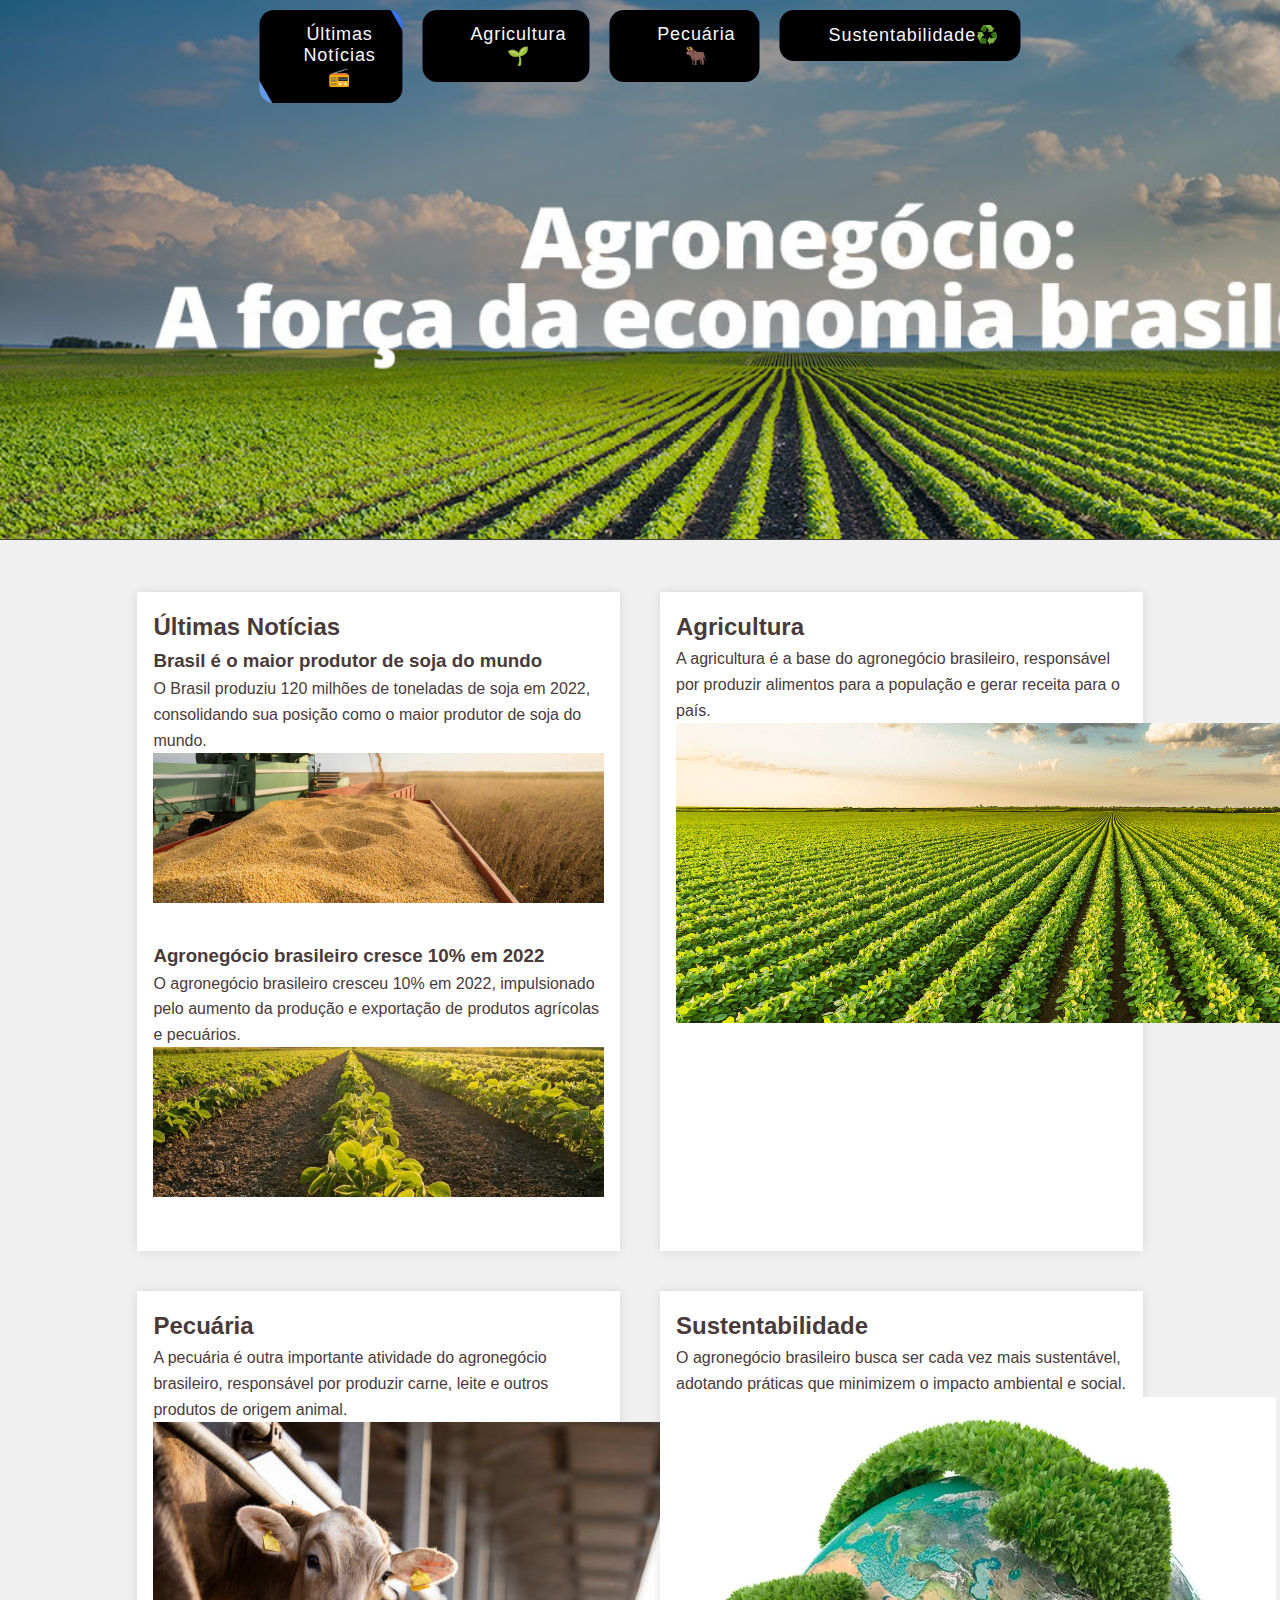
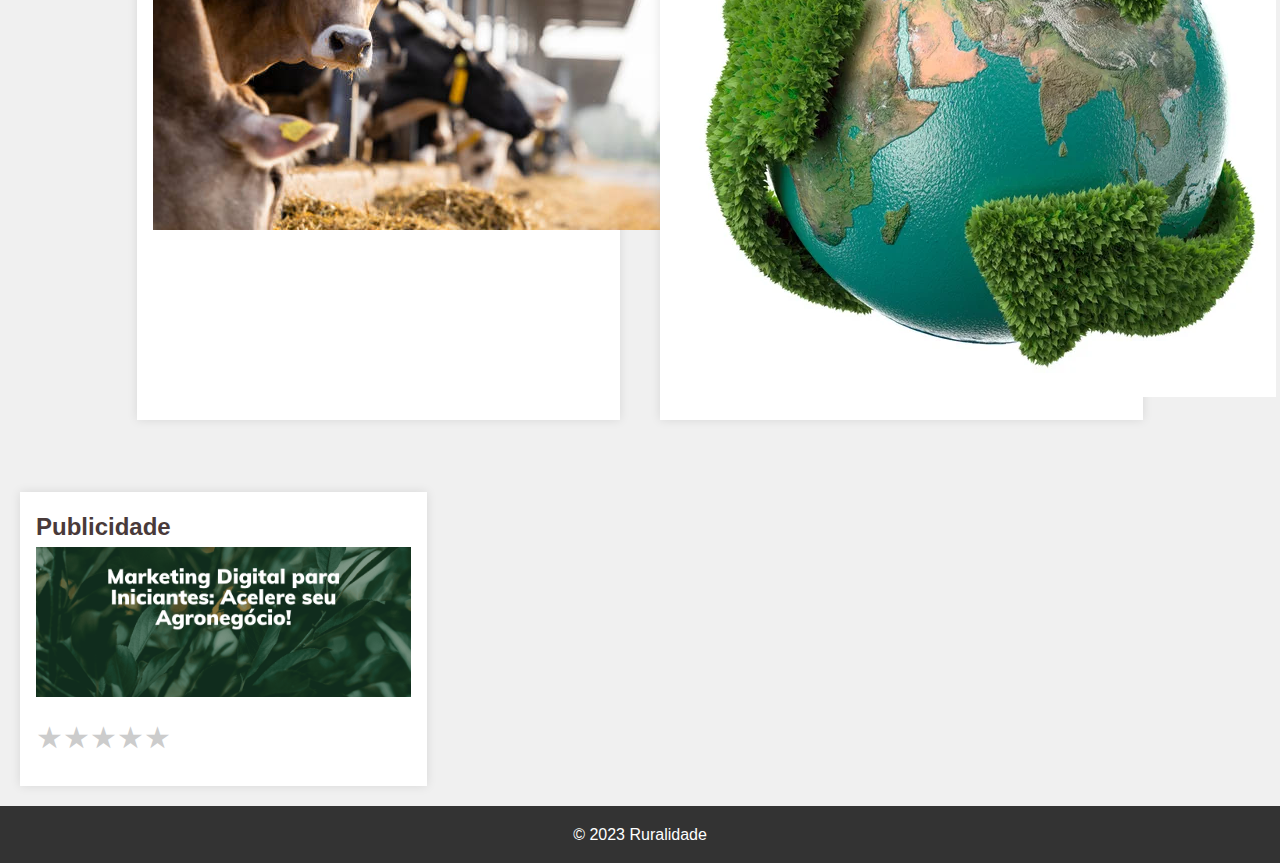
<file: agrinho/index.html>
<!DOCTYPE html>
<html lang="pt-BR">
<head>
  <meta charset="UTF-8">
  <meta name="viewport" content="width=device-width, initial-scale=1.0">
  <title>Ruralidade - O Blog do Agronegócio</title>
  <link rel="stylesheet" href="estilo.css">
</head>
<body>
  <header>
</div>
    <nav>
      <ul style="position: absolute; top: 0; left: 50%; transform: translateX(-50%);">
        <a href="ultimas-noticias.html" target="_blank">
        <button class="cssbuttons-io" style="display: flex; justify-content: center; align-items: center;">
            <svg viewBox="0 0 24 24" xmlns="http://www.w3.org/2000/svg">
              <path d="M0 0h24v24H0z" fill="none"></path>
            </svg>
            <span>Últimas Notícias📻</span>
          </button>
        </a>
        <a href="agricultura.html" target="_blank">
            <button class="cssbuttons-io" style="display: flex; justify-content: center; align-items: center;">
             <svg viewBox="0 0 24 24" xmlns="http://www.w3.org/2000/svg">
              <path d="M0 0h24v24H0z" fill="none"></path>
            </svg>
            <span>Agricultura🌱</span>
            </button>
        </a>
            <a href="pecuaria.html" target="_blank">
            <button class="cssbuttons-io" style="display: flex; justify-content: center; align-items: center;">
             <svg viewBox="0 0 24 24" xmlns="http://www.w3.org/2000/svg">
               <path d="M0 0h24v24H0z" fill="none"></path>
            </svg>
            <span>Pecuária🐂</span>
            </button>
        </a>
        <a href="sustentabilidade.html" target="_blank">
            <button class="cssbuttons-io" style="display: flex; justify-content: center; align-items: center;">
                <svg viewBox="0 0 24 24" xmlns="http://www.w3.org/2000/svg">
                 <path d="M0 0h24v24H0z" fill="none"></path>
            </svg>
            <span>Sustentabilidade♻️</span>
            </button>
        </a>
      </ul>
    </nav>
  </header>
  <main>
    <section id="ultimas-noticias">
      <h2>Últimas Notícias</h2>
      <article>
        <h3>Brasil é o maior produtor de soja do mundo</h3>
        <p>O Brasil produziu 120 milhões de toneladas de soja em 2022, consolidando sua posição como o maior produtor de soja do mundo.</p>
        <img src="soja.jpg" alt="Imagem de soja">
      </article>
      <article>
        <h3>Agronegócio brasileiro cresce 10% em 2022</h3>
        <p>O agronegócio brasileiro cresceu 10% em 2022, impulsionado pelo aumento da produção e exportação de produtos agrícolas e pecuários.</p>
        <img src="AGronegocio.jpeg" alt="Imagem do agronegócio">
      </article>
    </section>
    <section id="agricultura">
      <h2>Agricultura</h2>
      <p>A agricultura é a base do agronegócio brasileiro, responsável por produzir alimentos para a população e gerar receita para o país.</p>
      <img src="Agricultura.png" alt="Imagem da agricultura">
    </section>
    <section id="pecuaria">
      <h2>Pecuária</h2>
      <p>A pecuária é outra importante atividade do agronegócio brasileiro, responsável por produzir carne, leite e outros produtos de origem animal.</p>
      <img src="pecuaria2.jpg" alt="Imagem da pecuária">
    </section>
    <section id="sustentabilidade">
      <h2>Sustentabilidade</h2>
      <p>O agronegócio brasileiro busca ser cada vez mais sustentável, adotando práticas que minimizem o impacto ambiental e social.</p>
      <img src="sustentabilidade.jpg" alt="Imagem da sustentabilidade">
    </section>
  </main>
  <aside>
    <h2>Publicidade</h2>
    <img src="publi.png" alt="Publicidade">
    <div class="rating">
        <input value="5" name="rating" id="star5" type="radio">
        <label for="star5"></label>
        <input value="4" name="rating" id="star4" type="radio">
        <label for="star4"></label>
        <input value="3" name="rating" id="star3" type="radio">
        <label for="star3"></label>
        <input value="2" name="rating" id="star2" type="radio">
        <label for="star2"></label>
        <input value="1" name="rating" id="star1" type="radio">
        <label for="star1"></label>
      </div>
  </aside>
  <footer>
    <p>&copy; 2023 Ruralidade</p>
    <ul>
      <li><a href="https://www.facebook.com" target="_blank"><i class="fab fa-facebook-f"></i></a></li>
      <li><a href="https://www.twitter.com" target="_blank"><i class="fab fa-twitter"></i></a></li>
      <li><a href="https://www.instagram.com" target="_blank"><i class="fab fa-instagram"></i></a></li>
    </ul>
  </footer>
</body>
</html>
</file>
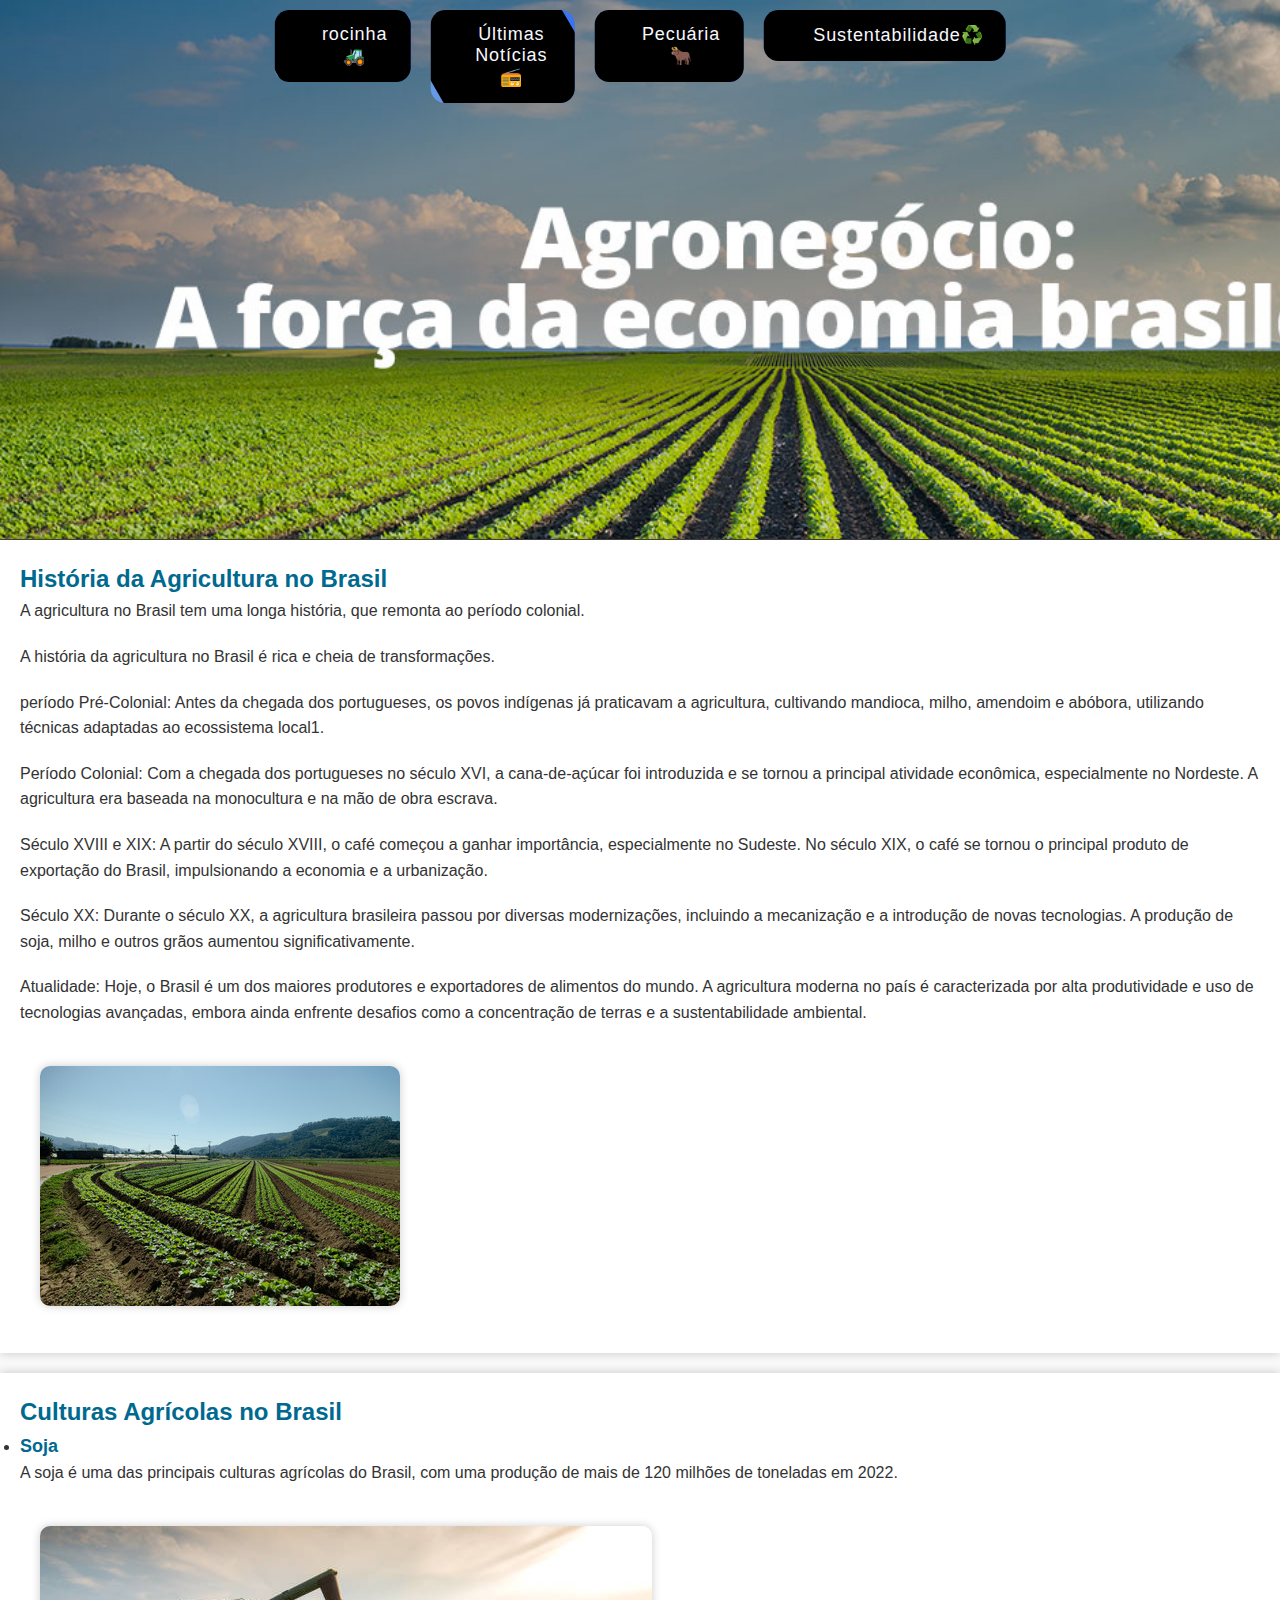
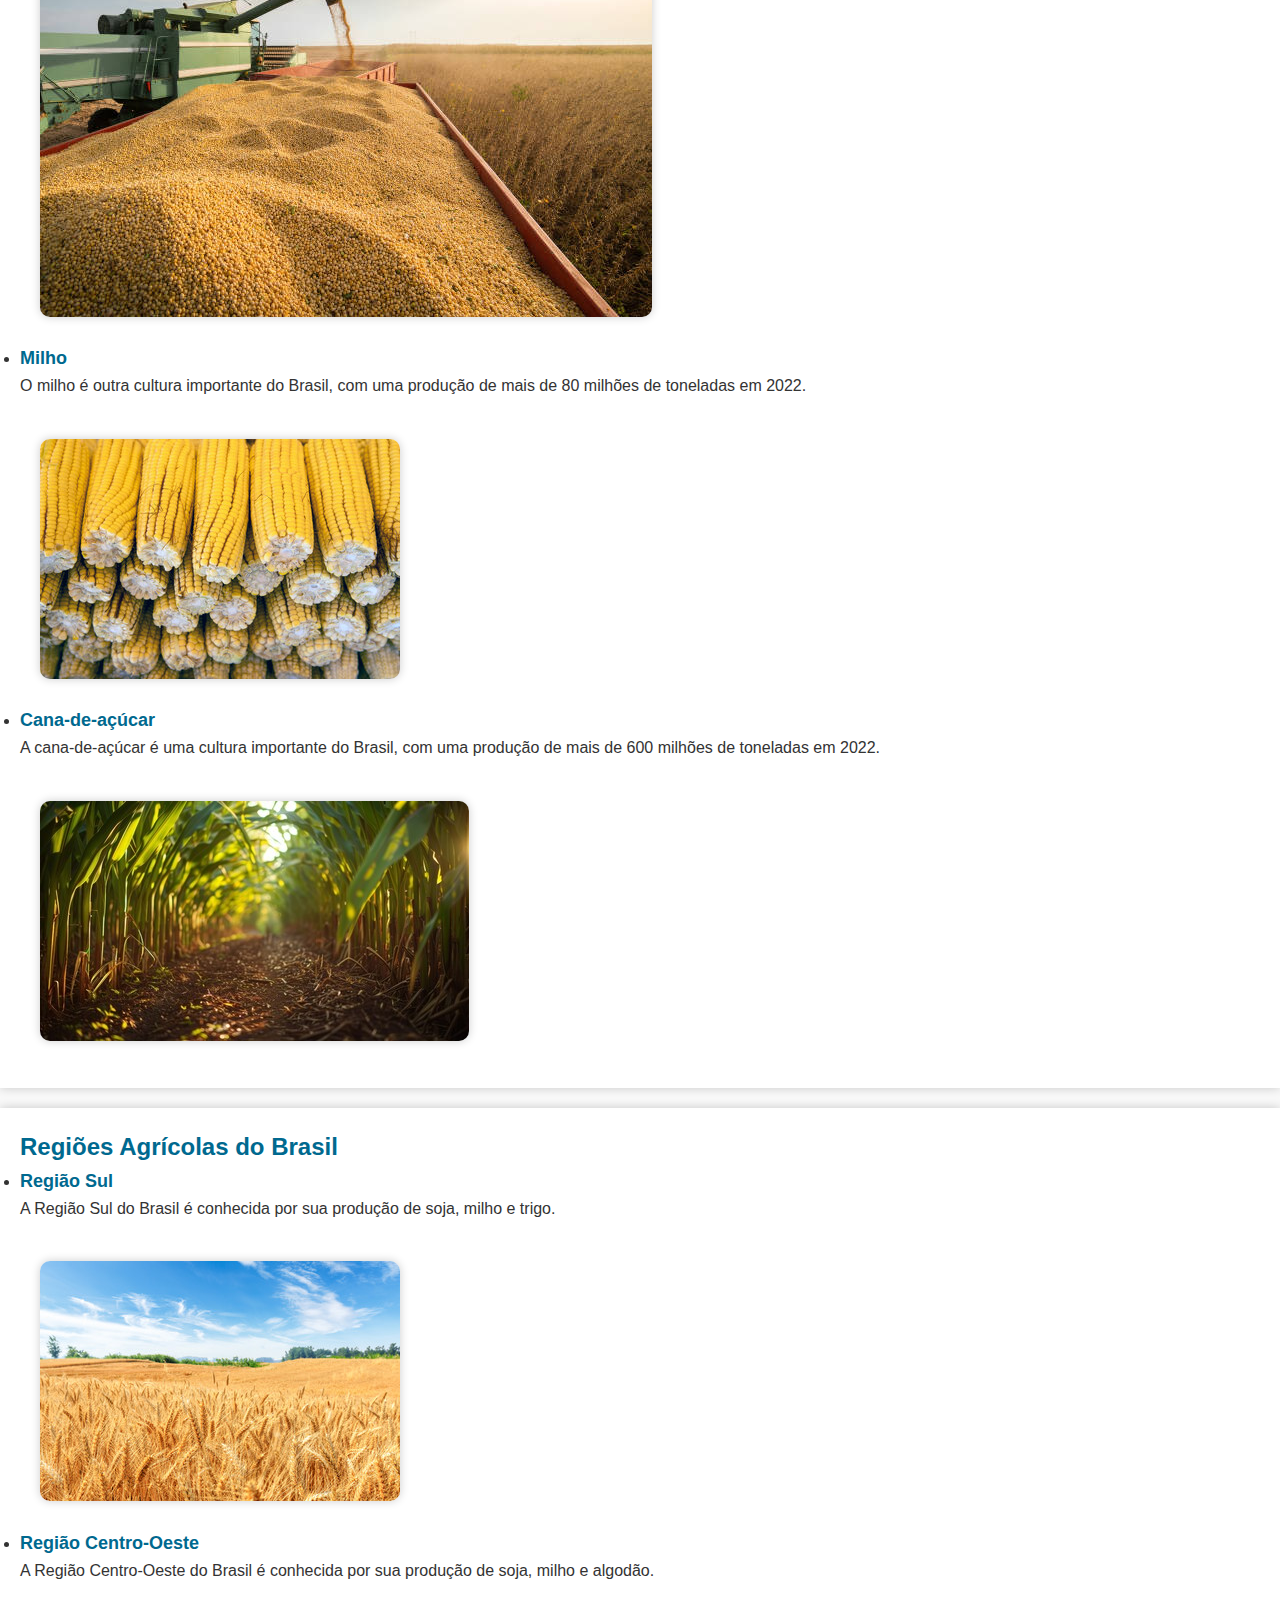
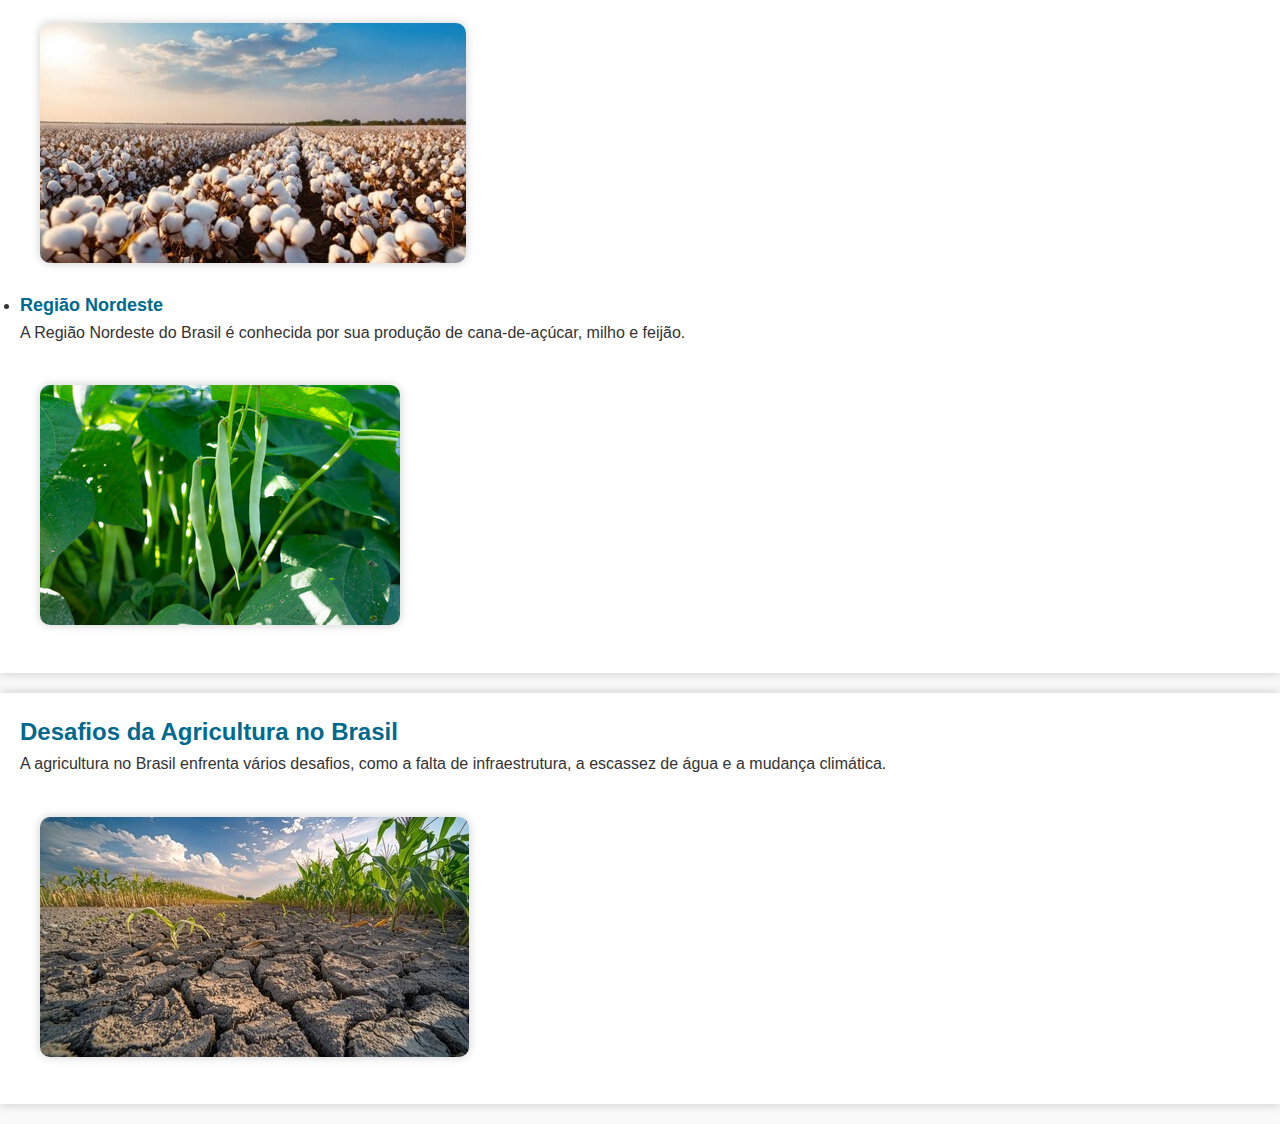
<file: agrinho/agricultura.html>
<!DOCTYPE html>
<html lang="pt-br">
<head>
    <meta charset="UTF-8">
    <meta name="viewport" content="width=device-width, initial-scale=1.0">
    <title>Agricultura no Brasil</title>
    <link rel="stylesheet" href="agricultura.css">
</head>
<body>
    <header>
    </div>
        <nav>
          <ul style="position: absolute; top: 0; left: 50%; transform: translateX(-50%);">
            <a href="index.html" target="_blank">
            <button class="cssbuttons-io" style="display: flex; justify-content: center; align-items: center;">
                <svg viewBox="0 0 24 24" xmlns="http://www.w3.org/2000/svg">
                  <path d="M0 0h24v24H0z" fill="none"></path>
                </svg>
                <span>rocinha🚜</span>
              </button>
            </a>
            <a href="ultimas-noticias.html" target="_blank">
                <button class="cssbuttons-io" style="display: flex; justify-content: center; align-items: center;">
                 <svg viewBox="0 0 24 24" xmlns="http://www.w3.org/2000/svg">
                  <path d="M0 0h24v24H0z" fill="none"></path>
                </svg>
                <span>Últimas Notícias📻</span>
                </button>
            </a>
                <a href="pecuaria.html" target="_blank">
                <button class="cssbuttons-io" style="display: flex; justify-content: center; align-items: center;">
                 <svg viewBox="0 0 24 24" xmlns="http://www.w3.org/2000/svg">
                   <path d="M0 0h24v24H0z" fill="none"></path>
                </svg>
                <span>Pecuária🐂</span>
                </button>
            </a>
            <a href="sustentabilidade.html" target="_blank">
                <button class="cssbuttons-io" style="display: flex; justify-content: center; align-items: center;">
                    <svg viewBox="0 0 24 24" xmlns="http://www.w3.org/2000/svg">
                     <path d="M0 0h24v24H0z" fill="none"></path>
                </svg>
                <span>Sustentabilidade♻️</span>
                </button>
            </a>
          </ul>
        </nav>
      </header>
    <main>
        <section id="historia">
            <h2>História da Agricultura no Brasil</h2>
            <p>A agricultura no Brasil tem uma longa história, que remonta ao período colonial.</p>
            <p>A história da agricultura no Brasil é rica e cheia de transformações.</p>

            <p>período Pré-Colonial: Antes da chegada dos portugueses, os povos indígenas já praticavam a agricultura, cultivando mandioca, milho, amendoim e abóbora, utilizando técnicas adaptadas ao ecossistema local1.</p>
            <p> Período Colonial: Com a chegada dos portugueses no século XVI, a cana-de-açúcar foi introduzida e se tornou a principal atividade econômica, especialmente no Nordeste. A agricultura era baseada na monocultura e na mão de obra escrava.</p>
                <p> Século XVIII e XIX: A partir do século XVIII, o café começou a ganhar importância, especialmente no Sudeste. No século XIX, o café se tornou o principal produto de exportação do Brasil, impulsionando a economia e a urbanização.</p>
                    <p>Século XX: Durante o século XX, a agricultura brasileira passou por diversas modernizações, incluindo a mecanização e a introdução de novas tecnologias. A produção de soja, milho e outros grãos aumentou significativamente.</p>
                        <p>Atualidade: Hoje, o Brasil é um dos maiores produtores e exportadores de alimentos do mundo. A agricultura moderna no país é caracterizada por alta produtividade e uso de tecnologias avançadas, embora ainda enfrente desafios como a concentração de terras e a sustentabilidade ambiental.</p>
            <img src="agricultura2.jpg" alt="História da agricultura no Brasil">
        </section>
        <section id="culturas">
            <h2>Culturas Agrícolas no Brasil</h2>
            <ul>
                <li>
                    <h3>Soja</h3>
                    <p>A soja é uma das principais culturas agrícolas do Brasil, com uma produção de mais de 120 milhões de toneladas em 2022.</p>
                    <img src="soja.jpg" alt="Soja brasileira">
                </li>
                <li>
                    <h3>Milho</h3>
                    <p>O milho é outra cultura importante do Brasil, com uma produção de mais de 80 milhões de toneladas em 2022.</p>
                    <img src="milho.jpg" alt="Milho brasileiro">
                </li>
                <li>
                    <h3>Cana-de-açúcar</h3>
                    <p>A cana-de-açúcar é uma cultura importante do Brasil, com uma produção de mais de 600 milhões de toneladas em 2022.</p>
                    <img src="cana.jpg" alt="Cana-de-açúcar brasileira">
                </li>
            </ul>
        </section>
        <section id="regioes">
            <h2>Regiões Agrícolas do Brasil</h2>
            <ul>
                <li>
                    <h3>Região Sul</h3>
                    <p>A Região Sul do Brasil é conhecida por sua produção de soja, milho e trigo.</p>
                    <img src="trigo.jpg" alt="Região Sul do Brasil">
                </li>
                <li>
                    <h3>Região Centro-Oeste</h3>
                    <p>A Região Centro-Oeste do Brasil é conhecida por sua produção de soja, milho e algodão.</p>
                    <img src="algodao.jpg" alt="Região Centro-Oeste do Brasil">
                </li>
                <li>
                    <h3>Região Nordeste</h3>
                    <p>A Região Nordeste do Brasil é conhecida por sua produção de cana-de-açúcar, milho e feijão.</p>
                    <img src="feijao.jpg" alt="Região Nordeste do Brasil">
                </li>
            </ul>
        </section>
        <section id="desafios">
            <h2>Desafios da Agricultura no Brasil</h2>
            <p>A agricultura no Brasil enfrenta vários desafios, como a falta de infraestrutura, a escassez de água e a mudança climática.</p>
            <img src="dificuldade.jpg" alt="Desafios da agricultura no Brasil">
        </section>
</file>
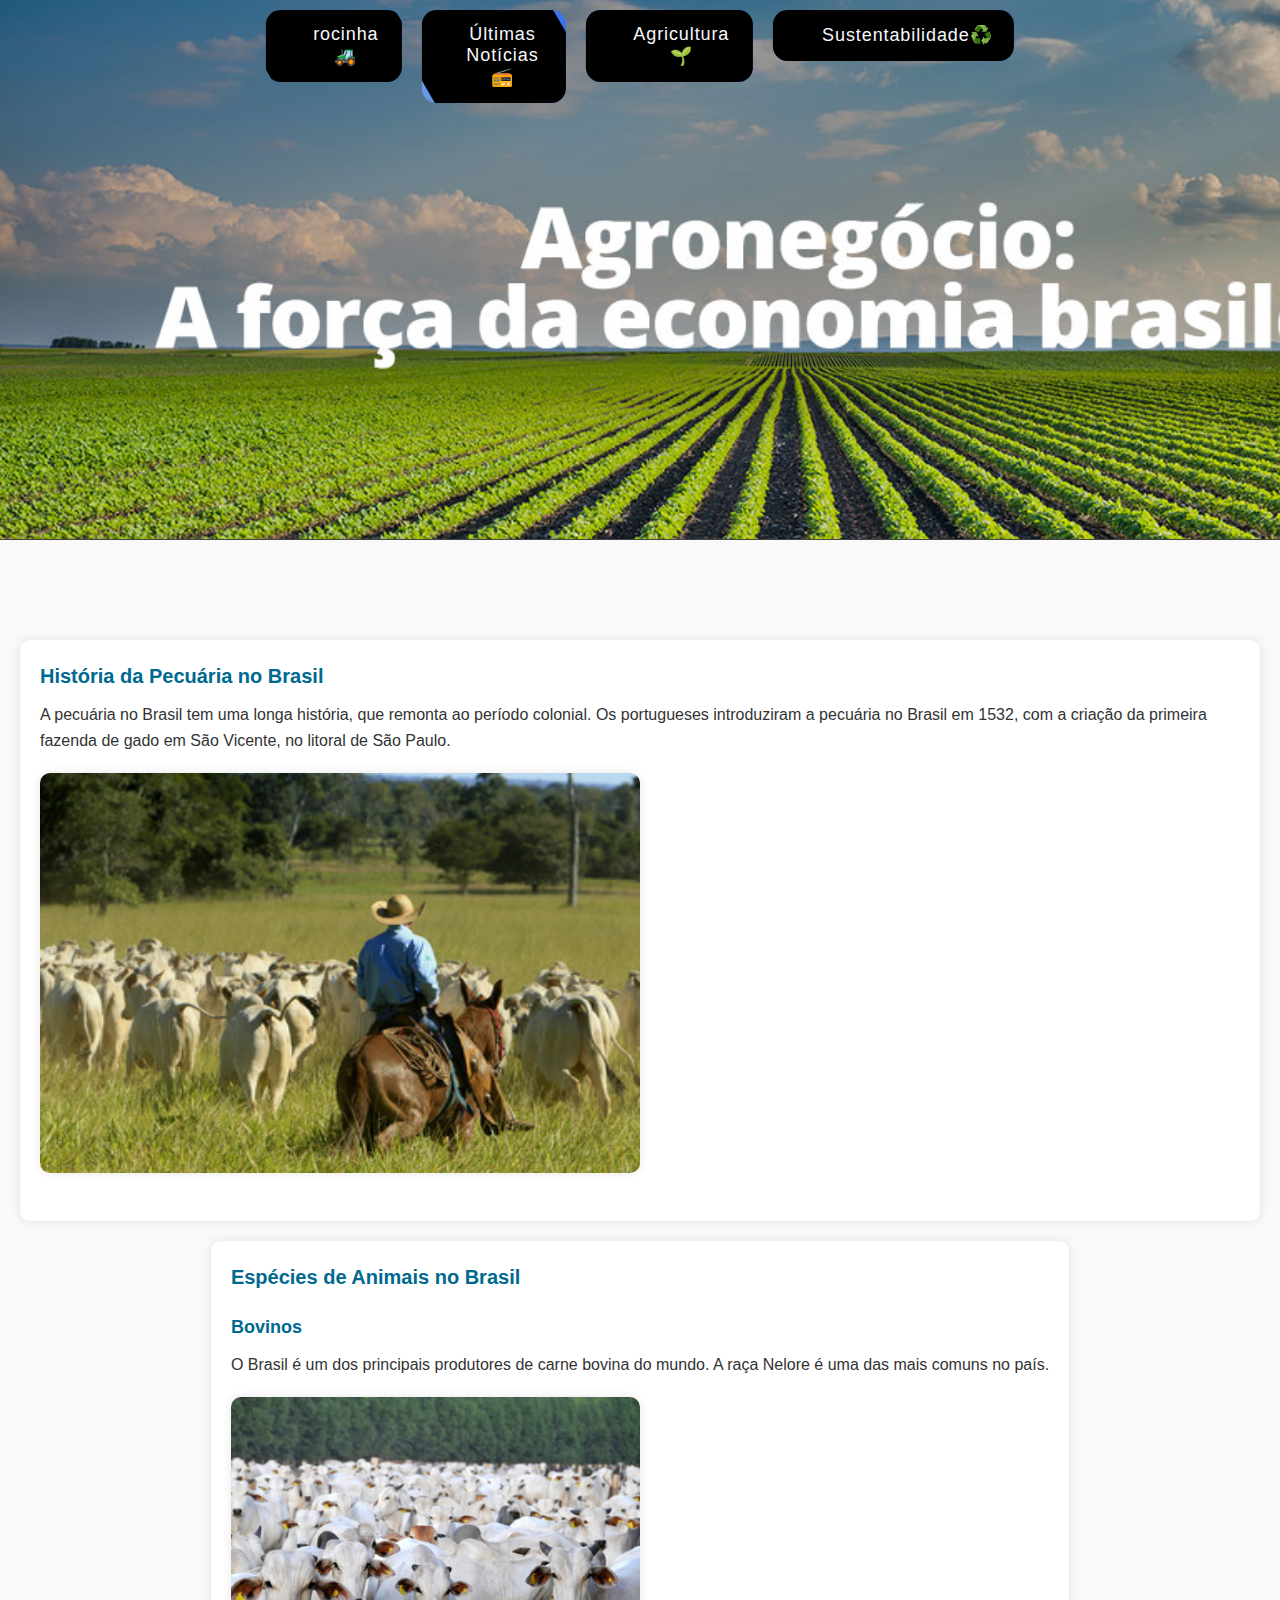
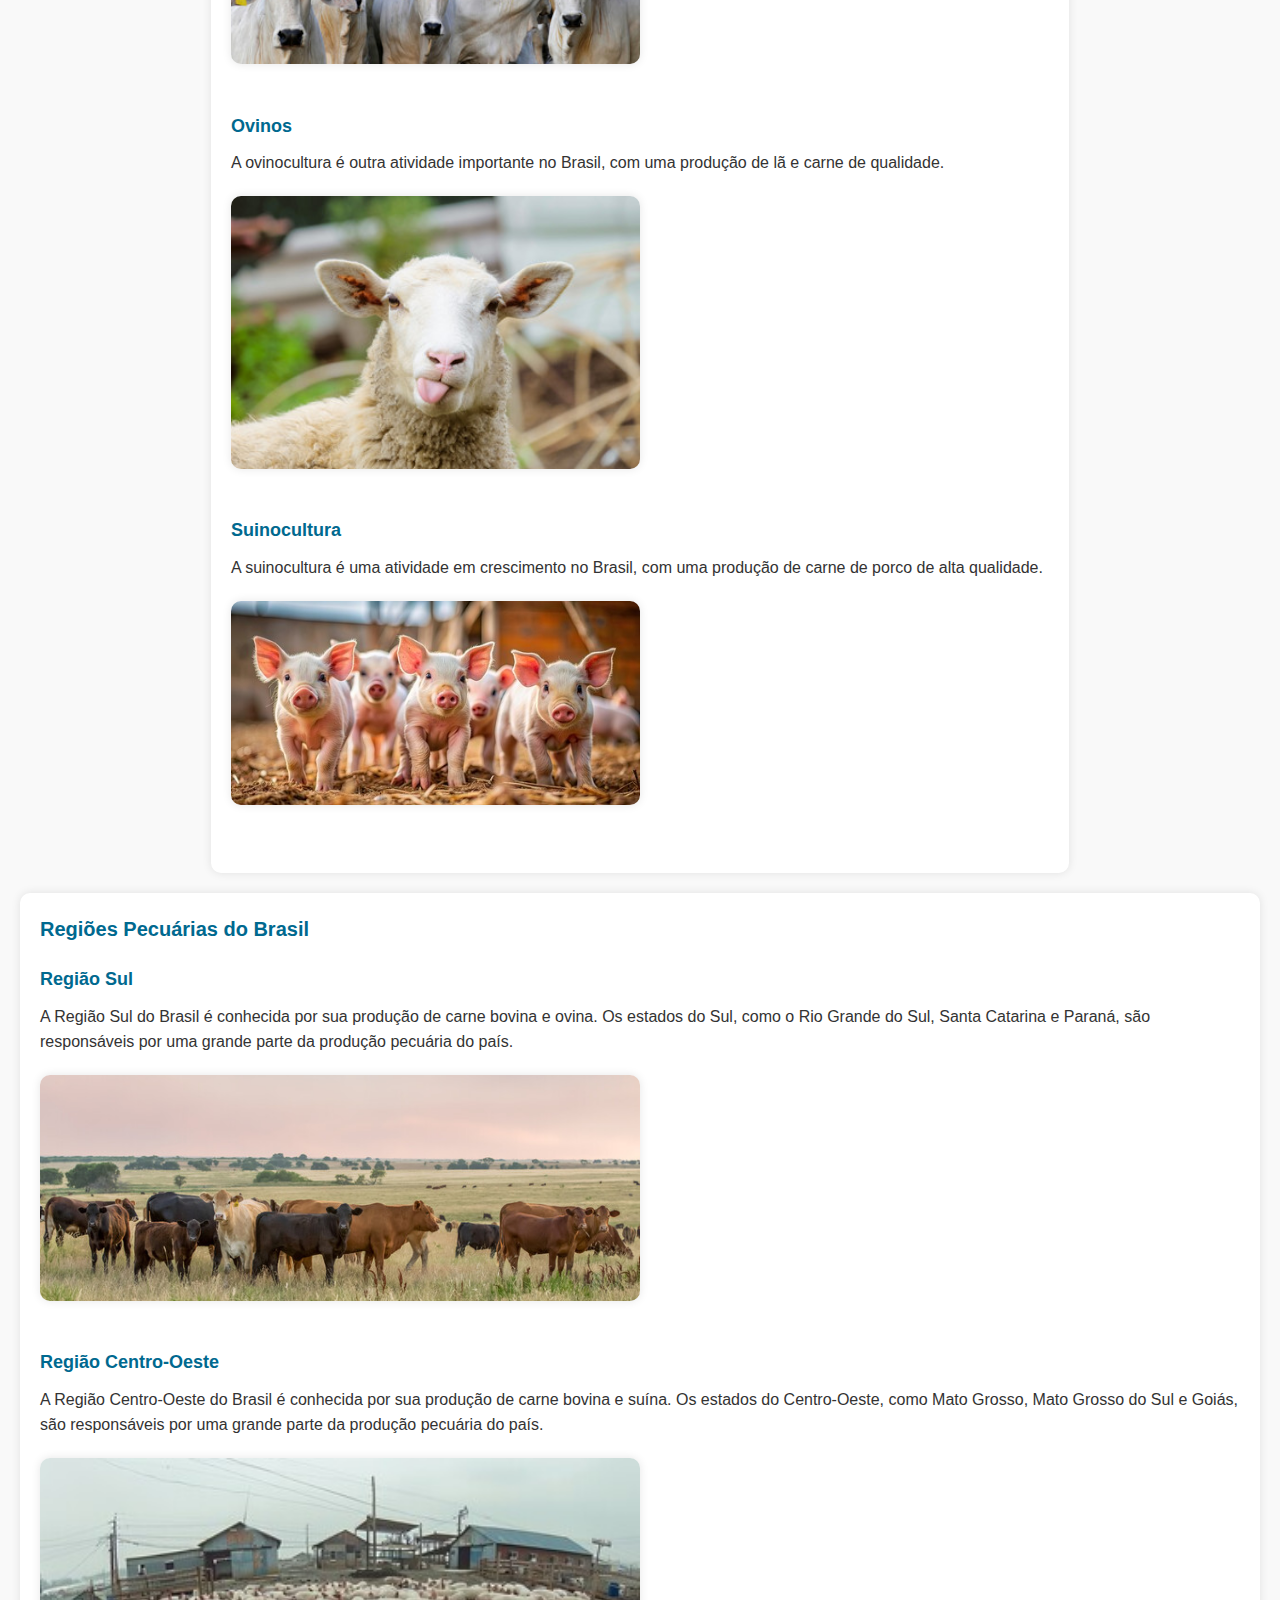
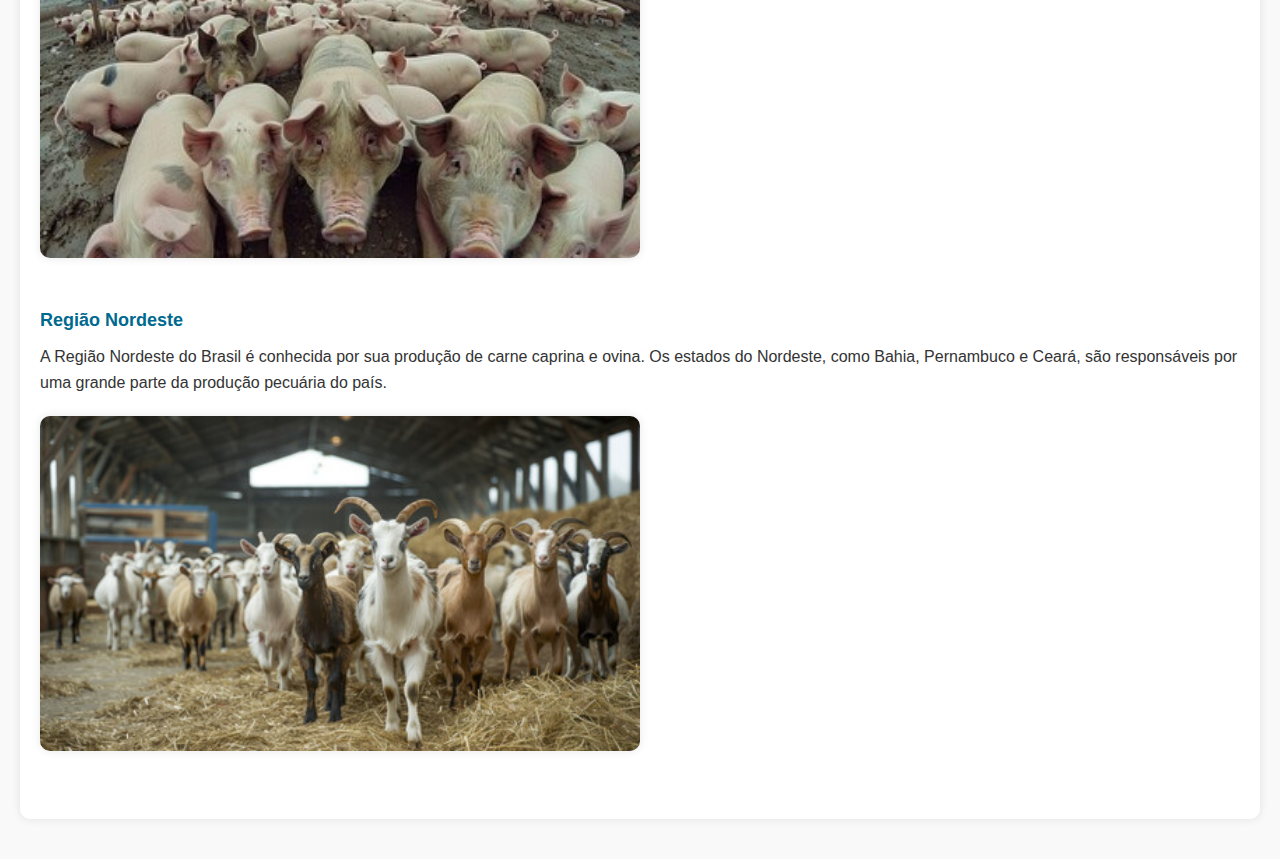
<file: agrinho/pecuaria.html>
<!DOCTYPE html>
<html lang="pt-br">
<head>
    <meta charset="UTF-8">
    <meta name="viewport" content="width=device-width, initial-scale=1.0">
    <title>Pecuária no Brasil</title>
    <link rel="stylesheet" href="pecuaria.css">
</head>
<body>
    <header>
    </div>
        <nav>
          <ul style="position: absolute; top: 0; left: 50%; transform: translateX(-50%);">
            <a href="index.html" target="_blank">
            <button class="cssbuttons-io" style="display: flex; justify-content: center; align-items: center;">
                <svg viewBox="0 0 24 24" xmlns="http://www.w3.org/2000/svg">
                  <path d="M0 0h24v24H0z" fill="none"></path>
                </svg>
                <span>rocinha🚜</span>
              </button>
            </a>
            <a href="ultimas-noticias.html" target="_blank">
                <button class="cssbuttons-io" style="display: flex; justify-content: center; align-items: center;">
                 <svg viewBox="0 0 24 24" xmlns="http://www.w3.org/2000/svg">
                  <path d="M0 0h24v24H0z" fill="none"></path>
                </svg>
                <span>Últimas Notícias📻</span>
                </button>
            </a>
                <a href="agricultura.html" target="_blank">
                <button class="cssbuttons-io" style="display: flex; justify-content: center; align-items: center;">
                 <svg viewBox="0 0 24 24" xmlns="http://www.w3.org/2000/svg">
                   <path d="M0 0h24v24H0z" fill="none"></path>
                </svg>
                <span>Agricultura🌱</span>
                </button>
            </a>
            <a href="sustentabilidade.html" target="_blank">
                <button class="cssbuttons-io" style="display: flex; justify-content: center; align-items: center;">
                    <svg viewBox="0 0 24 24" xmlns="http://www.w3.org/2000/svg">
                     <path d="M0 0h24v24H0z" fill="none"></path>
                </svg>
                <span>Sustentabilidade♻️</span>
                </button>
            </a>
          </ul>
        </nav>
      </header>
    <main>
        <section id="historia">
            <h2>História da Pecuária no Brasil</h2>
            <p>A pecuária no Brasil tem uma longa história, que remonta ao período colonial. Os portugueses introduziram a pecuária no Brasil em 1532, com a criação da primeira fazenda de gado em São Vicente, no litoral de São Paulo.</p>
            <img src="pecuaria1.jpg" alt="História da pecuária no Brasil">
        </section>
        <section id="especies">
            <h2>Espécies de Animais no Brasil</h2>
            <ul>
                <li>
                    <h3>Bovinos</h3>
                    <p>O Brasil é um dos principais produtores de carne bovina do mundo. A raça Nelore é uma das mais comuns no país.</p>
                    <img src="bovinos.jpg" alt="Bovinos brasileiros">
                </li>
                <li>
                    <h3>Ovinos</h3>
                    <p>A ovinocultura é outra atividade importante no Brasil, com uma produção de lã e carne de qualidade.</p>
                    <img src="ovinos.jpg" alt="Ovinos brasileiros">
                </li>
                <li>
                    <h3>Suinocultura</h3>
                    <p>A suinocultura é uma atividade em crescimento no Brasil, com uma produção de carne de porco de alta qualidade.</p>
                    <img src="suinos.jpg" alt="Suínos brasileiros">
                </li>
            </ul>
        </section>
        <section id="regioes">
            <h2>Regiões Pecuárias do Brasil</h2>
            <ul>
                <li>
                    <h3>Região Sul</h3>
                    <p>A Região Sul do Brasil é conhecida por sua produção de carne bovina e ovina. Os estados do Sul, como o Rio Grande do Sul, Santa Catarina e Paraná, são responsáveis por uma grande parte da produção pecuária do país.</p>
                    <img src="bovinosul.jpg" alt="Região Sul do Brasil">
                </li>
                <li>
                    <h3>Região Centro-Oeste</h3>
                    <p>A Região Centro-Oeste do Brasil é conhecida por sua produção de carne bovina e suína. Os estados do Centro-Oeste, como Mato Grosso, Mato Grosso do Sul e Goiás, são responsáveis por uma grande parte da produção pecuária do país.</p>
                    <img src="suinoeste.jpg" alt="Região Centro-Oeste do Brasil">
                </li>
                <li>
                    <h3>Região Nordeste</h3>
                    <p>A Região Nordeste do Brasil é conhecida por sua produção de carne caprina e ovina. Os estados do Nordeste, como Bahia, Pernambuco e Ceará, são responsáveis por uma grande parte da produção pecuária do país.</p>
                    <img src="caprinordeste.jpg" alt="Região Nordeste do Brasil">
                </li>
            </ul>
        </section>
</file>
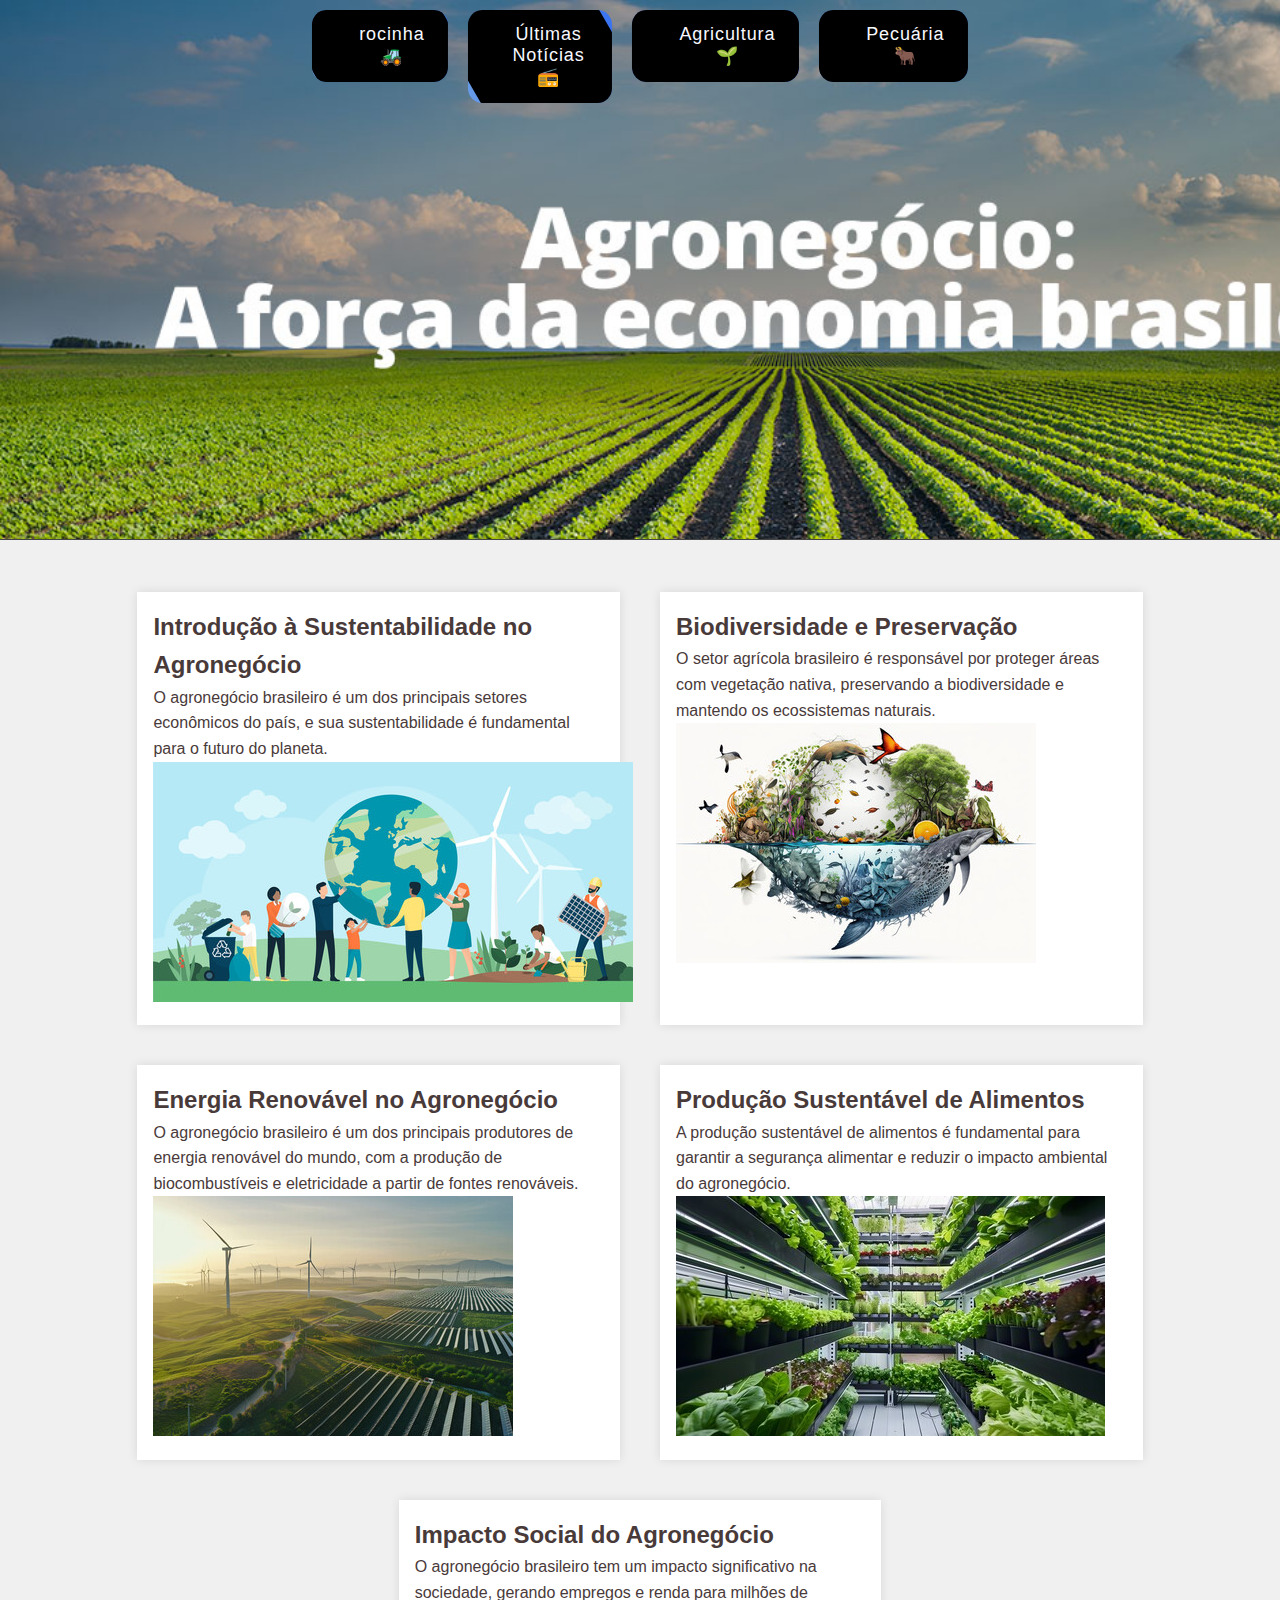
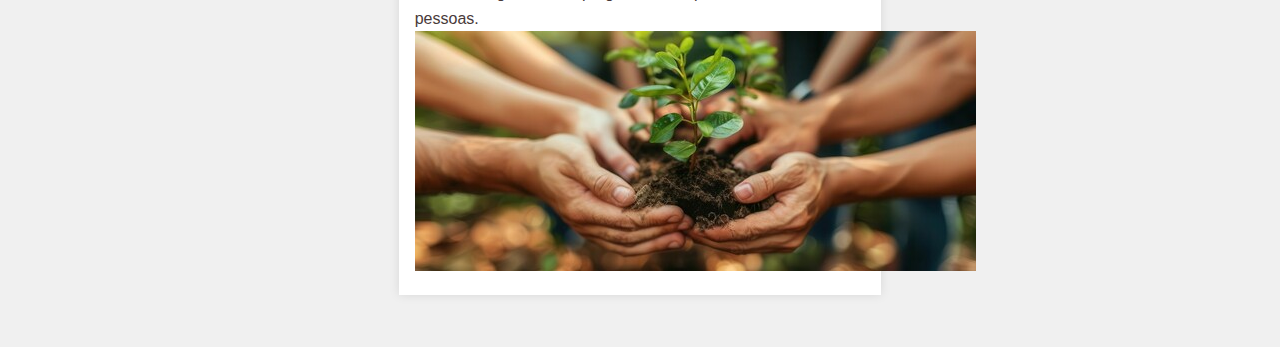
<file: agrinho/sustentabilidade.html>
<!DOCTYPE html>
<html lang="pt-br">
<head>
    <meta charset="UTF-8">
    <meta name="viewport" content="width=device-width, initial-scale=1.0">
    <title>Sustentabilidade no Agronegócio</title>
    <link rel="stylesheet" href="estilo.css">
</head>
<body>
    <header>
    </div>
        <nav>
          <ul style="position: absolute; top: 0; left: 50%; transform: translateX(-50%);">
            <a href="index.html" target="_blank">
            <button class="cssbuttons-io" style="display: flex; justify-content: center; align-items: center;">
                <svg viewBox="0 0 24 24" xmlns="http://www.w3.org/2000/svg">
                  <path d="M0 0h24v24H0z" fill="none"></path>
                </svg>
                <span>rocinha🚜</span>
              </button>
            </a>
            <a href="ultimas-noticias.html" target="_blank">
                <button class="cssbuttons-io" style="display: flex; justify-content: center; align-items: center;">
                 <svg viewBox="0 0 24 24" xmlns="http://www.w3.org/2000/svg">
                  <path d="M0 0h24v24H0z" fill="none"></path>
                </svg>
                <span>Últimas Notícias📻</span>
                </button>
            </a>
                <a href="agricultura.html" target="_blank">
                <button class="cssbuttons-io" style="display: flex; justify-content: center; align-items: center;">
                 <svg viewBox="0 0 24 24" xmlns="http://www.w3.org/2000/svg">
                   <path d="M0 0h24v24H0z" fill="none"></path>
                </svg>
                <span>Agricultura🌱</span>
                </button>
            </a>
            <a href="pecuaria.html" target="_blank">
                <button class="cssbuttons-io" style="display: flex; justify-content: center; align-items: center;">
                    <svg viewBox="0 0 24 24" xmlns="http://www.w3.org/2000/svg">
                     <path d="M0 0h24v24H0z" fill="none"></path>
                </svg>
                <span>Pecuária🐂</span>
                </button>
            </a>
          </ul>
        </nav>
      </header>
    <main>
        <section id="introducao">
            <h2>Introdução à Sustentabilidade no Agronegócio</h2>
            <p>O agronegócio brasileiro é um dos principais setores econômicos do país, e sua sustentabilidade é fundamental para o futuro do planeta.</p>
            <img src="introduçao.jpg" alt="Introdução à Sustentabilidade no Agronegócio">
        </section>
        <section id="biodiversidade">
            <h2>Biodiversidade e Preservação</h2>
            <p>O setor agrícola brasileiro é responsável por proteger áreas com vegetação nativa, preservando a biodiversidade e mantendo os ecossistemas naturais.</p>
            <img src="biodiversidade.jpg" alt="Biodiversidade e Preservação">
        </section>
        <section id="energia">
            <h2>Energia Renovável no Agronegócio</h2>
            <p>O agronegócio brasileiro é um dos principais produtores de energia renovável do mundo, com a produção de biocombustíveis e eletricidade a partir de fontes renováveis.</p>
            <img src="energia.jpg" alt="Energia Renovável no Agronegócio">
        </section>
        <section id="producao">
            <h2>Produção Sustentável de Alimentos</h2>
            <p>A produção sustentável de alimentos é fundamental para garantir a segurança alimentar e reduzir o impacto ambiental do agronegócio.</p>
            <img src="produçao.jpg" alt="Produção Sustentável de Alimentos">
        </section>
        <section id="impacto">
            <h2>Impacto Social do Agronegócio</h2>
            <p>O agronegócio brasileiro tem um impacto significativo na sociedade, gerando empregos e renda para milhões de pessoas.</p>
            <img src="impacto.jpg" alt="Impacto Social do Agronegócio">
        </section>
    </main>
</body>
</html>
</file>
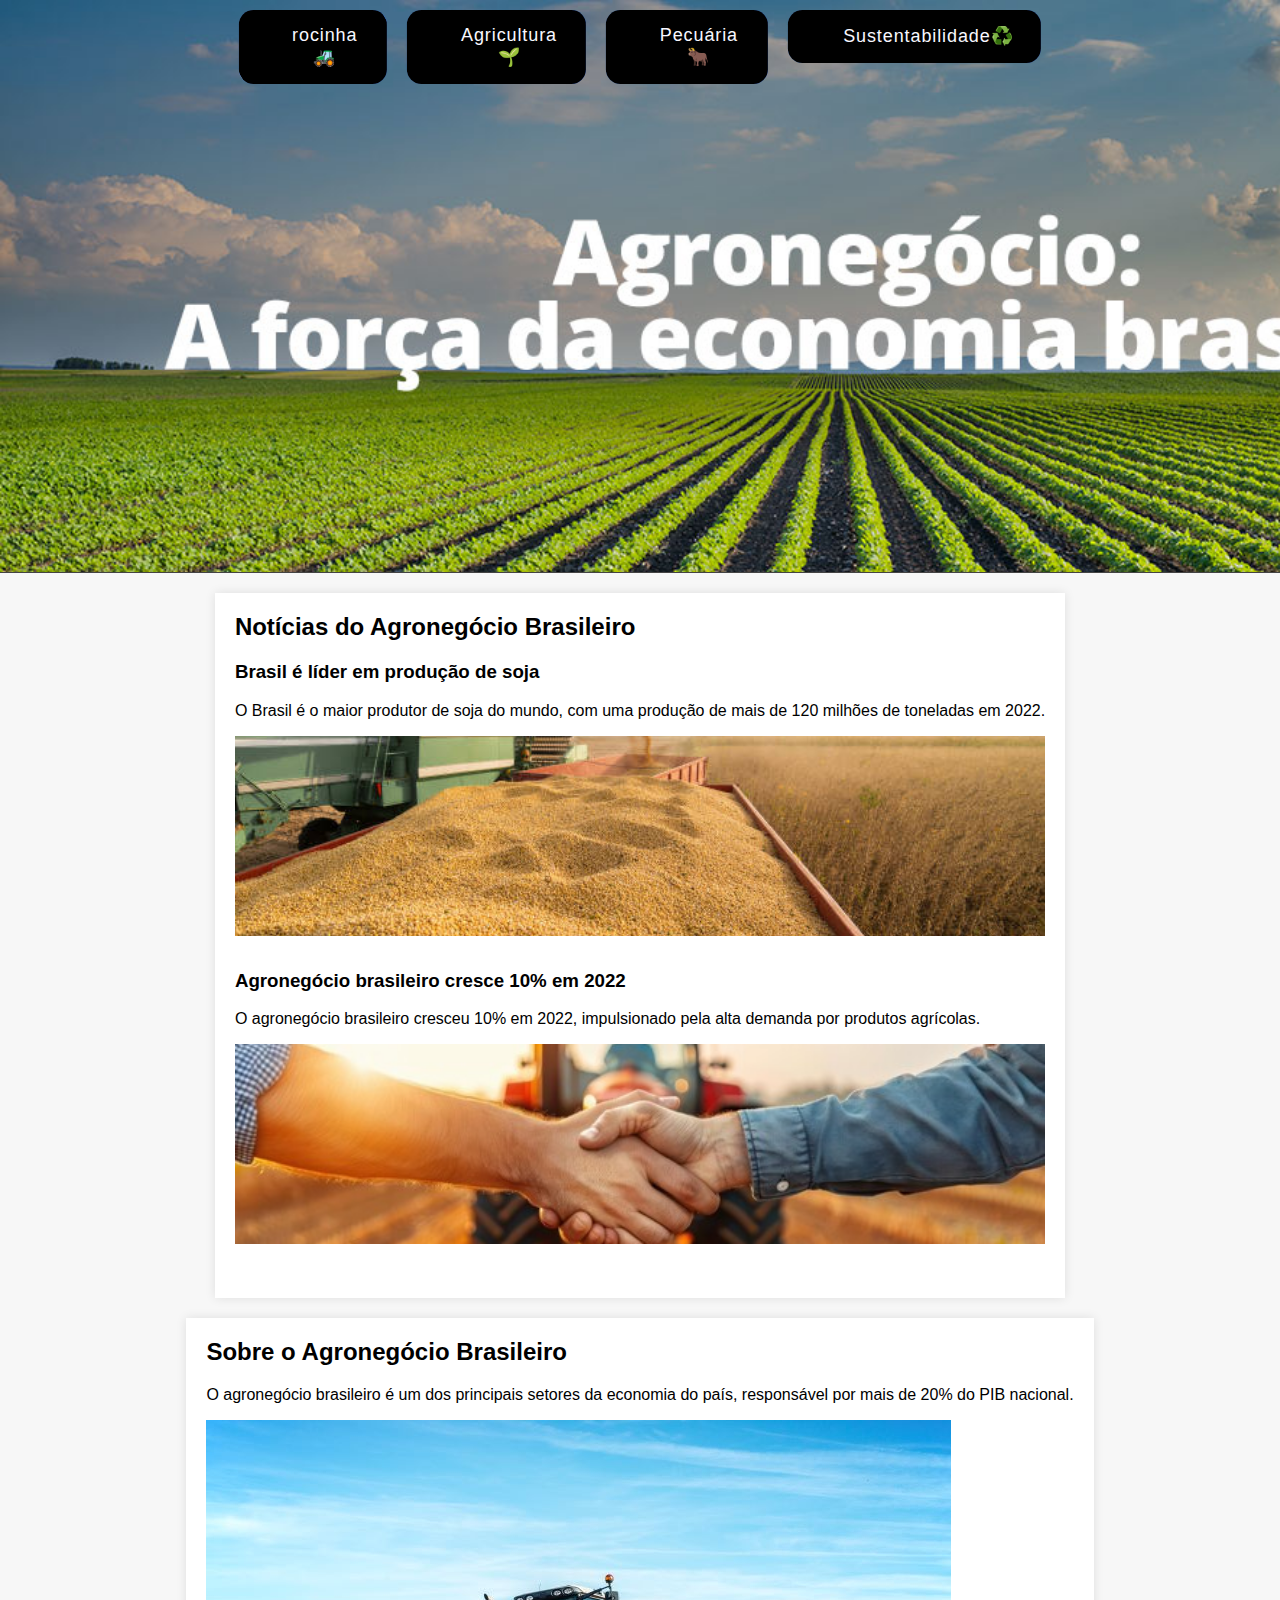
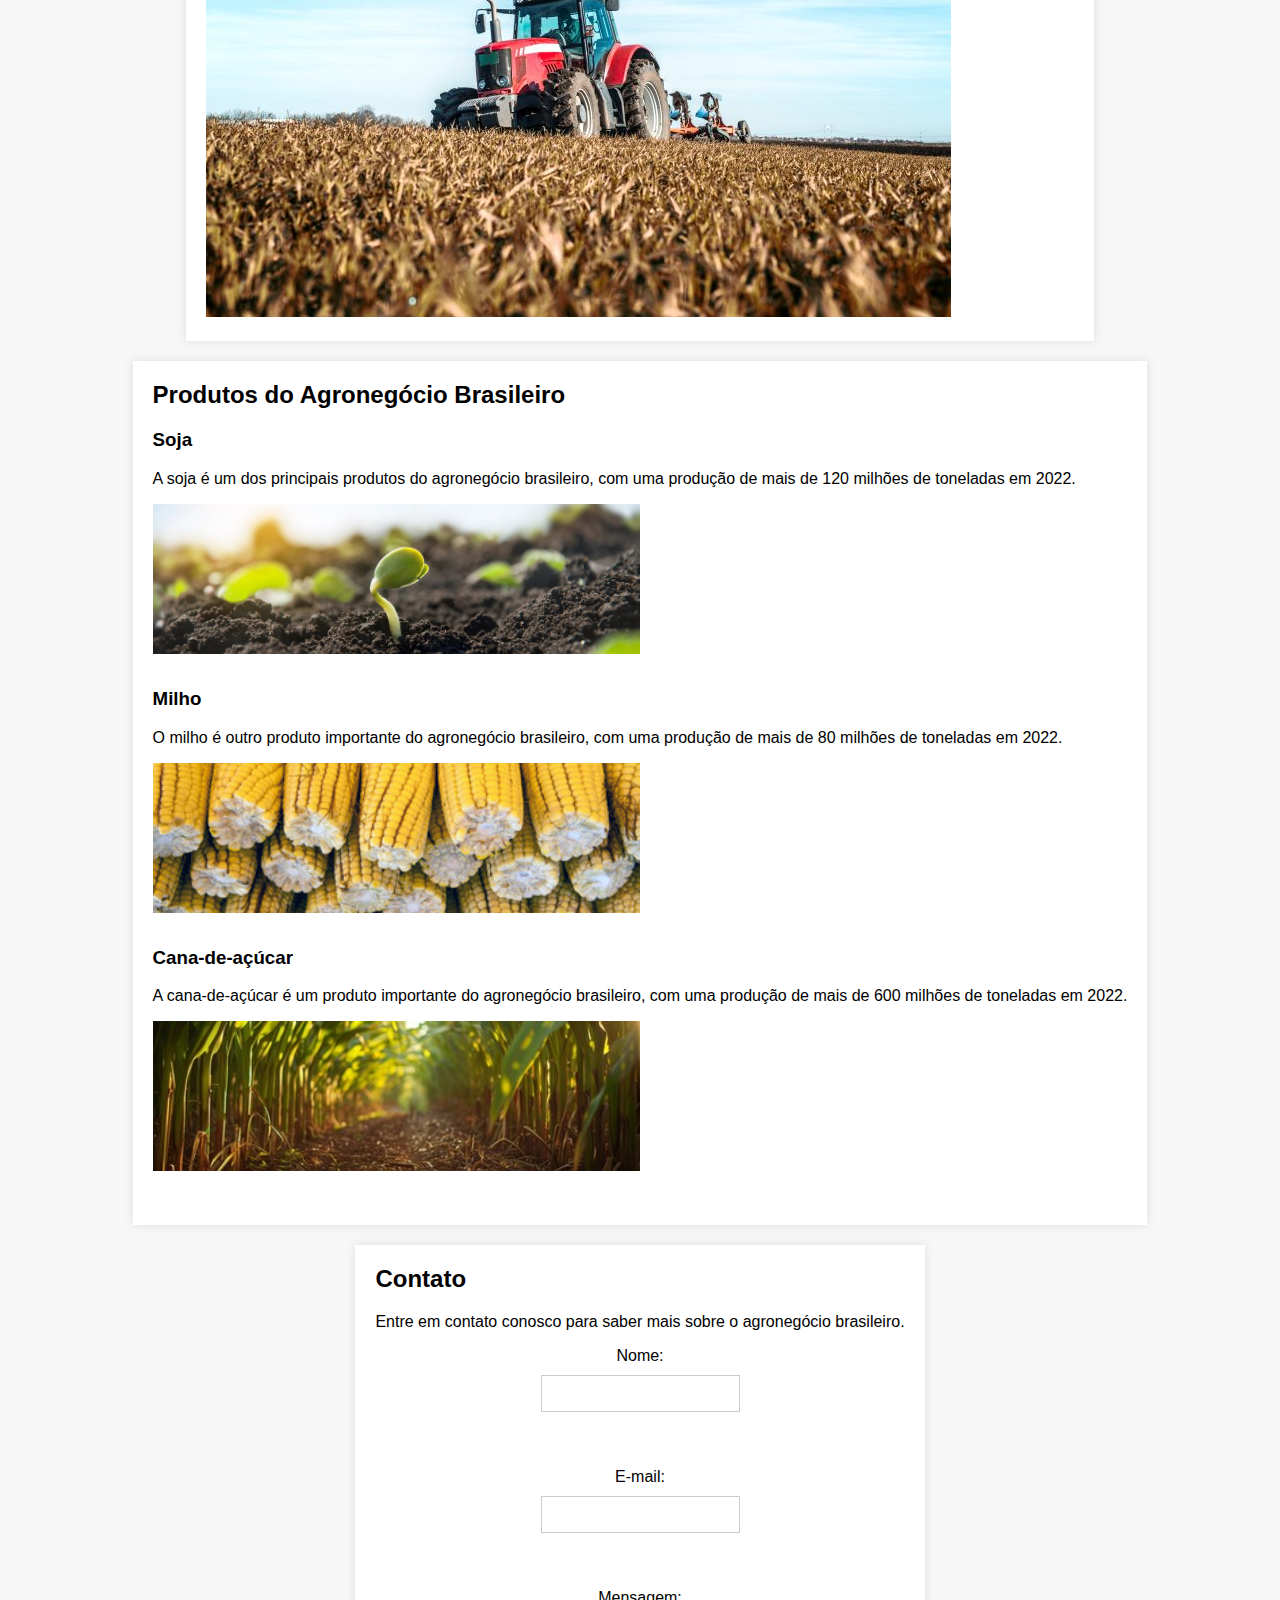
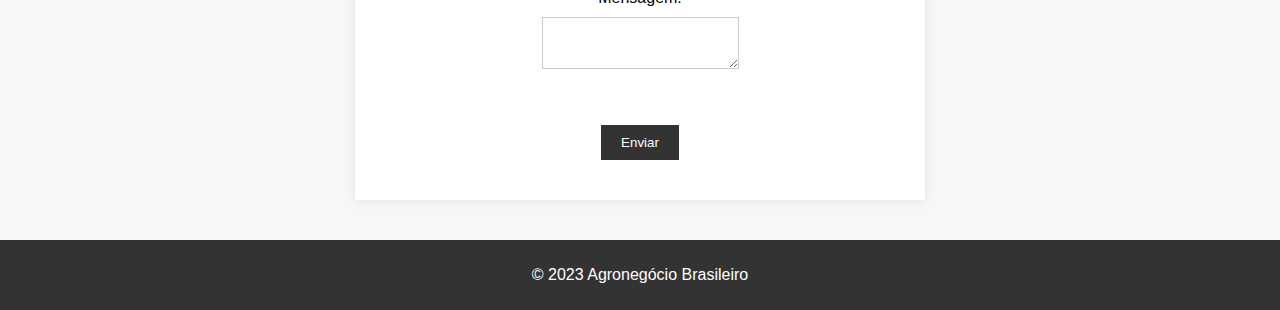
<file: agrinho/ultimas-noticias.html>
<!DOCTYPE html>
<html lang="pt-br">
<head>
    <meta charset="UTF-8">
    <meta name="viewport" content="width=device-width, initial-scale=1.0">
    <title>Agronegócio Brasileiro</title>
    <link rel="stylesheet" href="ultimas-noticias.css">
</head>
<body>
    <header>
    </div>
        <nav>
          <ul style="position: absolute; top: 0; left: 50%; transform: translateX(-50%);">
            <a href="index.html" target="_blank">
            <button class="cssbuttons-io" style="display: flex; justify-content: center; align-items: center;">
                <svg viewBox="0 0 24 24" xmlns="http://www.w3.org/2000/svg">
                  <path d="M0 0h24v24H0z" fill="none"></path>
                </svg>
                <span>rocinha🚜</span>
              </button>
            </a>
            <a href="agricultura.html" target="_blank">
                <button class="cssbuttons-io" style="display: flex; justify-content: center; align-items: center;">
                 <svg viewBox="0 0 24 24" xmlns="http://www.w3.org/2000/svg">
                  <path d="M0 0h24v24H0z" fill="none"></path>
                </svg>
                <span>Agricultura🌱</span>
                </button>
            </a>
                <a href="pecuaria.html" target="_blank">
                <button class="cssbuttons-io" style="display: flex; justify-content: center; align-items: center;">
                 <svg viewBox="0 0 24 24" xmlns="http://www.w3.org/2000/svg">
                   <path d="M0 0h24v24H0z" fill="none"></path>
                </svg>
                <span>Pecuária🐂</span>
                </button>
            </a>
            <a href="sustentabilidade.html" target="_blank">
                <button class="cssbuttons-io" style="display: flex; justify-content: center; align-items: center;">
                    <svg viewBox="0 0 24 24" xmlns="http://www.w3.org/2000/svg">
                     <path d="M0 0h24v24H0z" fill="none"></path>
                </svg>
                <span>Sustentabilidade♻️</span>
                </button>
            </a>
          </ul>
        </nav>
      </header>
    <main>
        <section id="noticias">
            <h2>Notícias do Agronegócio Brasileiro</h2>
            <article>
                <h3>Brasil é líder em produção de soja</h3>
                <p>O Brasil é o maior produtor de soja do mundo, com uma produção de mais de 120 milhões de toneladas em 2022.</p>
                <img src="soja.jpg" alt="Soja brasileira">
            </article>
            <article>
                <h3>Agronegócio brasileiro cresce 10% em 2022</h3>
                <p>O agronegócio brasileiro cresceu 10% em 2022, impulsionado pela alta demanda por produtos agrícolas.</p>
                <img src="crescimentoagro.jpg" alt="Crescimento do agronegócio brasileiro">
            </article>
        </section>
        <section id="sobre">
            <h2>Sobre o Agronegócio Brasileiro</h2>
            <p>O agronegócio brasileiro é um dos principais setores da economia do país, responsável por mais de 20% do PIB nacional.</p>
            <img src="agronegocio.jpg" alt="Agronegócio brasileiro">
        </section>
        <section id="produtos">
            <h2>Produtos do Agronegócio Brasileiro</h2>
            <ul>
                <li>
                    <h3>Soja</h3>
                    <p>A soja é um dos principais produtos do agronegócio brasileiro, com uma produção de mais de 120 milhões de toneladas em 2022.</p>
                    <img src="soja2.jpg" alt="Soja brasileira">
                </li>
                <li>
                    <h3>Milho</h3>
                    <p>O milho é outro produto importante do agronegócio brasileiro, com uma produção de mais de 80 milhões de toneladas em 2022.</p>
                    <img src="milho.jpg" alt="Milho brasileiro">
                </li>
                <li>
                    <h3>Cana-de-açúcar</h3>
                    <p>A cana-de-açúcar é um produto importante do agronegócio brasileiro, com uma produção de mais de 600 milhões de toneladas em 2022.</p>
                    <img src="cana.jpg" alt="Cana-de-açúcar brasileira">
                </li>
            </ul>
        </section>
        <section id="contato">
            <h2>Contato</h2>
            <p>Entre em contato conosco para saber mais sobre o agronegócio brasileiro.</p>
            <form>
                <label for="nome">Nome:</label>
                <input type="text" id="nome" name="nome"><br><br>
                <label for="email">E-mail:</label>
                <input type="email" id="email" name="email"><br><br>
                <label for="mensagem">Mensagem:</label>
                <textarea id="mensagem" name="mensagem"></textarea><br><br>
                <input type="submit" value="Enviar">
            </form>
        </section>
    </main>
    <footer>
        <p>&copy; 2023 Agronegócio Brasileiro</p>
    </footer>
</body>
</html>
</file>
<file: agrinho/agricultura.css>
* {
    box-sizing: border-box;
    margin: 0;
    padding: 0;
}

body {
    font-family: Arial, sans-serif;
    line-height: 1.6;
    color: #333;
    background-color: #f9f9f9;
}

h1, h2, h3 {
    font-weight: bold;
    color: #00698f;
}

h1 {
    font-size: 36px;
}

h2 {
    font-size: 24px;
}

h3 {
    font-size: 18px;
}

p {
    margin-bottom: 20px;
}

img {
    max-width: 100%;
    height: auto;
    margin: 20px;
    border-radius: 10px;
    box-shadow: 0 0 10px rgba(0, 0, 0, 0.2);
}

/* Estilos para a navegação */
header {
    background-image: url('agro.jpg');
    background-size: cover;
    height: 60vh;
    background-color: #333;
    color: #fff;
    padding: 1em;
    text-align: right;
    display: flex;
    justify-content: space-between;
    align-items: center;
    border-bottom: 1px solid #444;
  }
  
  header nav ul {
    list-style: none;
    margin: 0;
    padding: 0;
    display: flex;
    justify-content: space-between;
    text-align: center;
  }
  .cssbuttons-io {
    position: relative;
    font-family: inherit;
    font-weight: 500;
    font-size: 18px;
    letter-spacing: 0.05em;
    border-radius: 0.8em;
    cursor: pointer;
    border: none;
    background: linear-gradient(to right, #679ae7, #3a73f0);
    color: ghostwhite;
    overflow: hidden;
    margin: 10px;
  }
  
  .cssbuttons-io svg {
    width: 1.2em;
    height: 1.2em;
    margin-right: 0.5em;
  }
  
  .cssbuttons-io span {
    position: relative;
    z-index: 10;
    transition: color 0.4s;
    display: inline-flex;
    align-items: center;
    padding: 0.8em 1.2em 0.8em 1.05em;
  }
  
  .cssbuttons-io::before,
  .cssbuttons-io::after {
    position: absolute;
    top: 0;
    left: 0;
    width: 100%;
    height: 100%;
    z-index: 0;
  }
  
  .cssbuttons-io::before {
    content: "";
    background: #000;
    width: 120%;
    left: -10%;
    transform: skew(30deg);
    transition: transform 0.4s cubic-bezier(0.3, 1, 0.8, 1);
  }
  
  .cssbuttons-io:hover::before {
    transform: translate3d(100%, 0, 0);
  }
  
  .cssbuttons-io:active {
    transform: scale(0.95);
  }
  
  
  header nav li {
    margin-right: 20px;
  }
  
  header nav a {
    color: #fff;
    text-decoration: none;
    transition: color 0.2s ease;
    text-align: unset;
  }
  
  header nav a:hover {
    color: #ccc;
  }

/* Estilos para as seções */
section {
    background-color: #fff;
    padding: 20px;
    margin-bottom: 20px;
    box-shadow: 0 0 10px rgba(0, 0, 0, 0.2);
}

section h2 {
    margin-top: 0;
}
</file>
<file: agrinho/pecuaria.css>
/* Global Styles */

* {
    box-sizing: border-box;
    margin: 0;
    padding: 0;
}

body {
    font-family: Arial, sans-serif;
    line-height: 1.6;
    color: #333;
    background-color: #f9f9f9;
    overflow-x: hidden;
}

h1, h2, h3 {
    font-weight: bold;
    color: #00698f;
    margin-bottom: 10px;
}

h1 {
    font-size: 36px;
}

h2 {
    font-size: 24px;
}

h3 {
    font-size: 18px;
}

ul {
    list-style: none;
    padding: 0;
    margin: 0;
}

li {
    margin-bottom: 20px;
}

a {
    text-decoration: none;
    color: #00698f;
    transition: color 0.2s ease;
}

a:hover {
    color: #00467f;
}

img {
    width: 100%;
    height: auto;
    margin: 20px 0;
    border-radius: 10px;
    box-shadow: 0 0 10px rgba(0, 0, 0, 0.1);
}

/* Header Styles */

header {
    background-image: url('agro.jpg');
    background-size: cover;
    height: 60vh;
    background-color: #333;
    color: #fff;
    padding: 1em;
    text-align: right;
    display: flex;
    justify-content: space-between;
    align-items: center;
    border-bottom: 1px solid #444;
  }
  
  header nav ul {
    list-style: none;
    margin: 0;
    padding: 0;
    display: flex;
    justify-content: space-between;
    text-align: center;
  }
  .cssbuttons-io {
    position: relative;
    font-family: inherit;
    font-weight: 500;
    font-size: 18px;
    letter-spacing: 0.05em;
    border-radius: 0.8em;
    cursor: pointer;
    border: none;
    background: linear-gradient(to right, #679ae7, #3a73f0);
    color: ghostwhite;
    overflow: hidden;
    margin: 10px;
  }
  
  .cssbuttons-io svg {
    width: 1.2em;
    height: 1.2em;
    margin-right: 0.5em;
  }
  
  .cssbuttons-io span {
    position: relative;
    z-index: 10;
    transition: color 0.4s;
    display: inline-flex;
    align-items: center;
    padding: 0.8em 1.2em 0.8em 1.05em;
  }
  
  .cssbuttons-io::before,
  .cssbuttons-io::after {
    position: absolute;
    top: 0;
    left: 0;
    width: 100%;
    height: 100%;
    z-index: 0;
  }
  
  .cssbuttons-io::before {
    content: "";
    background: #000;
    width: 120%;
    left: -10%;
    transform: skew(30deg);
    transition: transform 0.4s cubic-bezier(0.3, 1, 0.8, 1);
  }
  
  .cssbuttons-io:hover::before {
    transform: translate3d(100%, 0, 0);
  }
  
  .cssbuttons-io:active {
    transform: scale(0.95);
  }
  
  
  header nav li {
    margin-right: 20px;
  }
  
  header nav a {
    color: #fff;
    text-decoration: none;
    transition: color 0.2s ease;
    text-align: unset;
  }
  
  header nav a:hover {
    color: #ccc;
  }


/* Main Styles */

main {
    display: flex;
    flex-direction: column;
    align-items: center;
    padding: 20px;
    margin-top: 80px; /* ajuste para o header fixo */
}

section {
    background-color: #fff;
    padding: 20px;
    margin-bottom: 20px;
    box-shadow: 0 0 10px rgba(0, 0, 0, 0.1);
    border-radius: 10px;
}

section h2 {
    margin-top: 0;
    font-size: 20px;
}

section ul {
    margin-top: 20px;
}

section li {
    margin-bottom: 20px;
}

section img {
    width: 50%;
    height: auto;
    margin: 20px auto;
    border-radius: 10px;
    box-shadow: 0 0 10px rgba(0, 0, 0, 0.1);
}

/* Responsive Design */

@media (max-width: 1200px) {
    main {
        flex-direction: column;
    }

    section {
        margin-bottom: 10px;
    }

    section img {
        width: 100%;
    }
}

@media (max-width: 768px) {
    header {
        position: relative;
    }

    nav ul {
        flex-direction: column;
    }

    nav li {
        margin-right: 0;
    }

    nav a {
        font-size: 16px;
    }

    main {
        padding: 10px;
    }

    section {
        padding: 10px;
        margin-bottom: 10px;
    }

    section img {
        width: 100%;
    }
}

@media (max-width: 480px) {
    header {
        padding: 10px;
    }

    nav ul {
        margin-top: 10px;
    }

    nav a {
        font-size: 14px;
    }

    main {
        padding: 5px;
    }

    section {
        padding: 5px;
        margin-bottom: 5px;
    }

    section img {
        width: 100%;
    }
}
</file>
<file: agrinho/ultimas-noticias.css>
body {
    font-family: Arial, sans-serif;
    margin: 0;
    padding: 0;
    background-color: #f7f7f7;
}

header {
    background-image: url('agro.jpg');
    background-size: cover;
    height: 60vh;
    background-color: #333;
    color: #fff;
    padding: 1em;
    text-align: right;
    display: flex;
    justify-content: space-between;
    align-items: center;
    border-bottom: 1px solid #444;
  }
  
  header nav ul {
    list-style: none;
    margin: 0;
    padding: 0;
    display: flex;
    justify-content: space-between;
    text-align: center;
  }
  .cssbuttons-io {
    position: relative;
    font-family: inherit;
    font-weight: 500;
    font-size: 18px;
    letter-spacing: 0.05em;
    border-radius: 0.8em;
    cursor: pointer;
    border: none;
    background: linear-gradient(to right, #679ae7, #3a73f0);
    color: ghostwhite;
    overflow: hidden;
    margin: 10px;
  }
  
  .cssbuttons-io svg {
    width: 1.2em;
    height: 1.2em;
    margin-right: 0.5em;
  }
  
  .cssbuttons-io span {
    position: relative;
    z-index: 10;
    transition: color 0.4s;
    display: inline-flex;
    align-items: center;
    padding: 0.8em 1.2em 0.8em 1.05em;
  }
  
  .cssbuttons-io::before,
  .cssbuttons-io::after {
    position: absolute;
    top: 0;
    left: 0;
    width: 100%;
    height: 100%;
    z-index: 0;
  }
  
  .cssbuttons-io::before {
    content: "";
    background: #000;
    width: 120%;
    left: -10%;
    transform: skew(30deg);
    transition: transform 0.4s cubic-bezier(0.3, 1, 0.8, 1);
  }
  
  .cssbuttons-io:hover::before {
    transform: translate3d(100%, 0, 0);
  }
  
  .cssbuttons-io:active {
    transform: scale(0.95);
  }
  
  
  header nav li {
    margin-right: 20px;
  }
  
  header nav a {
    color: #fff;
    text-decoration: none;
    transition: color 0.2s ease;
    text-align: unset;
  }
  
  header nav a:hover {
    color: #ccc;
  }
main {
    display: flex;
    flex-direction: column;
    align-items: center;
    padding: 20px;
}

section {
    background-color: #fff;
    padding: 20px;
    margin-bottom: 20px;
    box-shadow: 0 0 10px rgba(0, 0, 0, 0.1);
}

h2 {
    margin-top: 0;
}

article {
    margin-bottom: 20px;
}

article img {
    width: 100%;
    height: 200px;
    object-fit: cover;
    margin-bottom: 10px;
}

#produtos ul {
    list-style: none;
    margin: 0;
    padding: 0;
}

#produtos li {
    margin-bottom: 20px;
}

#produtos img {
    width: 50%;
    height: 150px;
    object-fit: cover;
    margin-bottom: 10px;
}

#contato form {
    display: flex;
    flex-direction: column;
    align-items: center;
}

#contato label {
    margin-bottom: 10px;
}

#contato input, #contato textarea {
    padding: 10px;
    margin-bottom: 20px;
    border: 1px solid #ccc;
}

#contato input[type="submit"] {
    background-color: #333;
    color: #fff;
    padding: 10px 20px;
    border: none;
    cursor: pointer;
}

footer {
    background-color: #333;
    color: #fff;
    padding: 10px;
    text-align: center;
    clear: both;
}
</file>
<file: agrinho/estilo.css>
/* Normalize */
* {
    box-sizing: border-box;
    margin: 0;
    padding: 0;
  }
  
  body {
    font-family: Arial, sans-serif;
    line-height: 1.6;
    color: #493a3a;
    background-color: #f0f0f0;
    font-size: 16px;
  }
  
  header {
    background-image: url('agro.jpg');
    background-size: cover;
    height: 60vh;
    background-color: #333;
    color: #fff;
    padding: 1em;
    text-align: right;
    display: flex;
    justify-content: space-between;
    align-items: center;
    border-bottom: 1px solid #444;
  }
  
  header nav ul {
    list-style: none;
    margin: 0;
    padding: 0;
    display: flex;
    justify-content: space-between;
    text-align: center;
  }
  .cssbuttons-io {
    position: relative;
    font-family: inherit;
    font-weight: 500;
    font-size: 18px;
    letter-spacing: 0.05em;
    border-radius: 0.8em;
    cursor: pointer;
    border: none;
    background: linear-gradient(to right, #679ae7, #3a73f0);
    color: ghostwhite;
    overflow: hidden;
    margin: 10px;
  }
  
  .cssbuttons-io svg {
    width: 1.2em;
    height: 1.2em;
    margin-right: 0.5em;
  }
  
  .cssbuttons-io span {
    position: relative;
    z-index: 10;
    transition: color 0.4s;
    display: inline-flex;
    align-items: center;
    padding: 0.8em 1.2em 0.8em 1.05em;
  }
  
  .cssbuttons-io::before,
  .cssbuttons-io::after {
    position: absolute;
    top: 0;
    left: 0;
    width: 100%;
    height: 100%;
    z-index: 0;
  }
  
  .cssbuttons-io::before {
    content: "";
    background: #000;
    width: 120%;
    left: -10%;
    transform: skew(30deg);
    transition: transform 0.4s cubic-bezier(0.3, 1, 0.8, 1);
  }
  
  .cssbuttons-io:hover::before {
    transform: translate3d(100%, 0, 0);
  }
  
  .cssbuttons-io:active {
    transform: scale(0.95);
  }
  
  
  header nav li {
    margin-right: 20px;
  }
  
  header nav a {
    color: #fff;
    text-decoration: none;
    transition: color 0.2s ease;
    text-align: unset;
  }
  
  header nav a:hover {
    color: #ccc;
  }
  
  main {
    display: flex;
    flex-wrap: wrap;
    justify-content: center;
    padding: 2em;
  }
  
  section {
    background-color: #fff;
    padding: 1em;
    margin: 20px;
    box-shadow: 0 0 10px rgba(0, 0, 0, 0.1);
    width: calc(41.33% - 20px);
  }
  
  section h2 {
    margin-top: 0;
  }
  
  article {
    margin-bottom: 20px;
  }
  
  article h3 {
    margin-top: 0;
  }
  
  article img {
    width: 100%;
    height: 150px;
    object-fit: cover;
    margin-bottom: 10px;
  }
  
  aside {
    background-color: #fff;
    padding: 1em;
    margin: 20px;
    box-shadow: 0 0 10px rgba(0, 0, 0, 0.1);
    width: calc(33.33% - 20px);
  }
  
  aside h2 {
    margin-top: 0;
  }
  
  aside img {
    width: 100%;
    height: 150px;
    object-fit: cover;
    margin-bottom: 10px;
  }
  
  footer {
    background-color: #333;
    color: #fff;
    padding: 1em;
    text-align: center;
    clear: both;
  }
  
  footer ul {
    list-style: none;
    margin: 0;
    padding: 0;
    display: flex;
    justify-content: space-between;
  }
  
  footer li {
    margin-right: 20px;
  }
  
  footer a {
    color: #fff;
    text-decoration: none;
    transition: color 0.2s ease;
  }
  
  footer a:hover {
    color: #ccc;
  }

  .rating {
    display: inline-block;
  }
  
  .rating input {
    display: none;
  }
  
  .rating label {
    float: right;
    cursor: pointer;
    color: #ccc;
    transition: color 0.3s;
  }
  
  .rating label:before {
    content: '\2605';
    font-size: 30px;
  }
  
  .rating input:checked ~ label,
  .rating label:hover,
  .rating label:hover ~ label {
    color: #72a7d3;
    transition: color 0.3s;
  }
</file>
